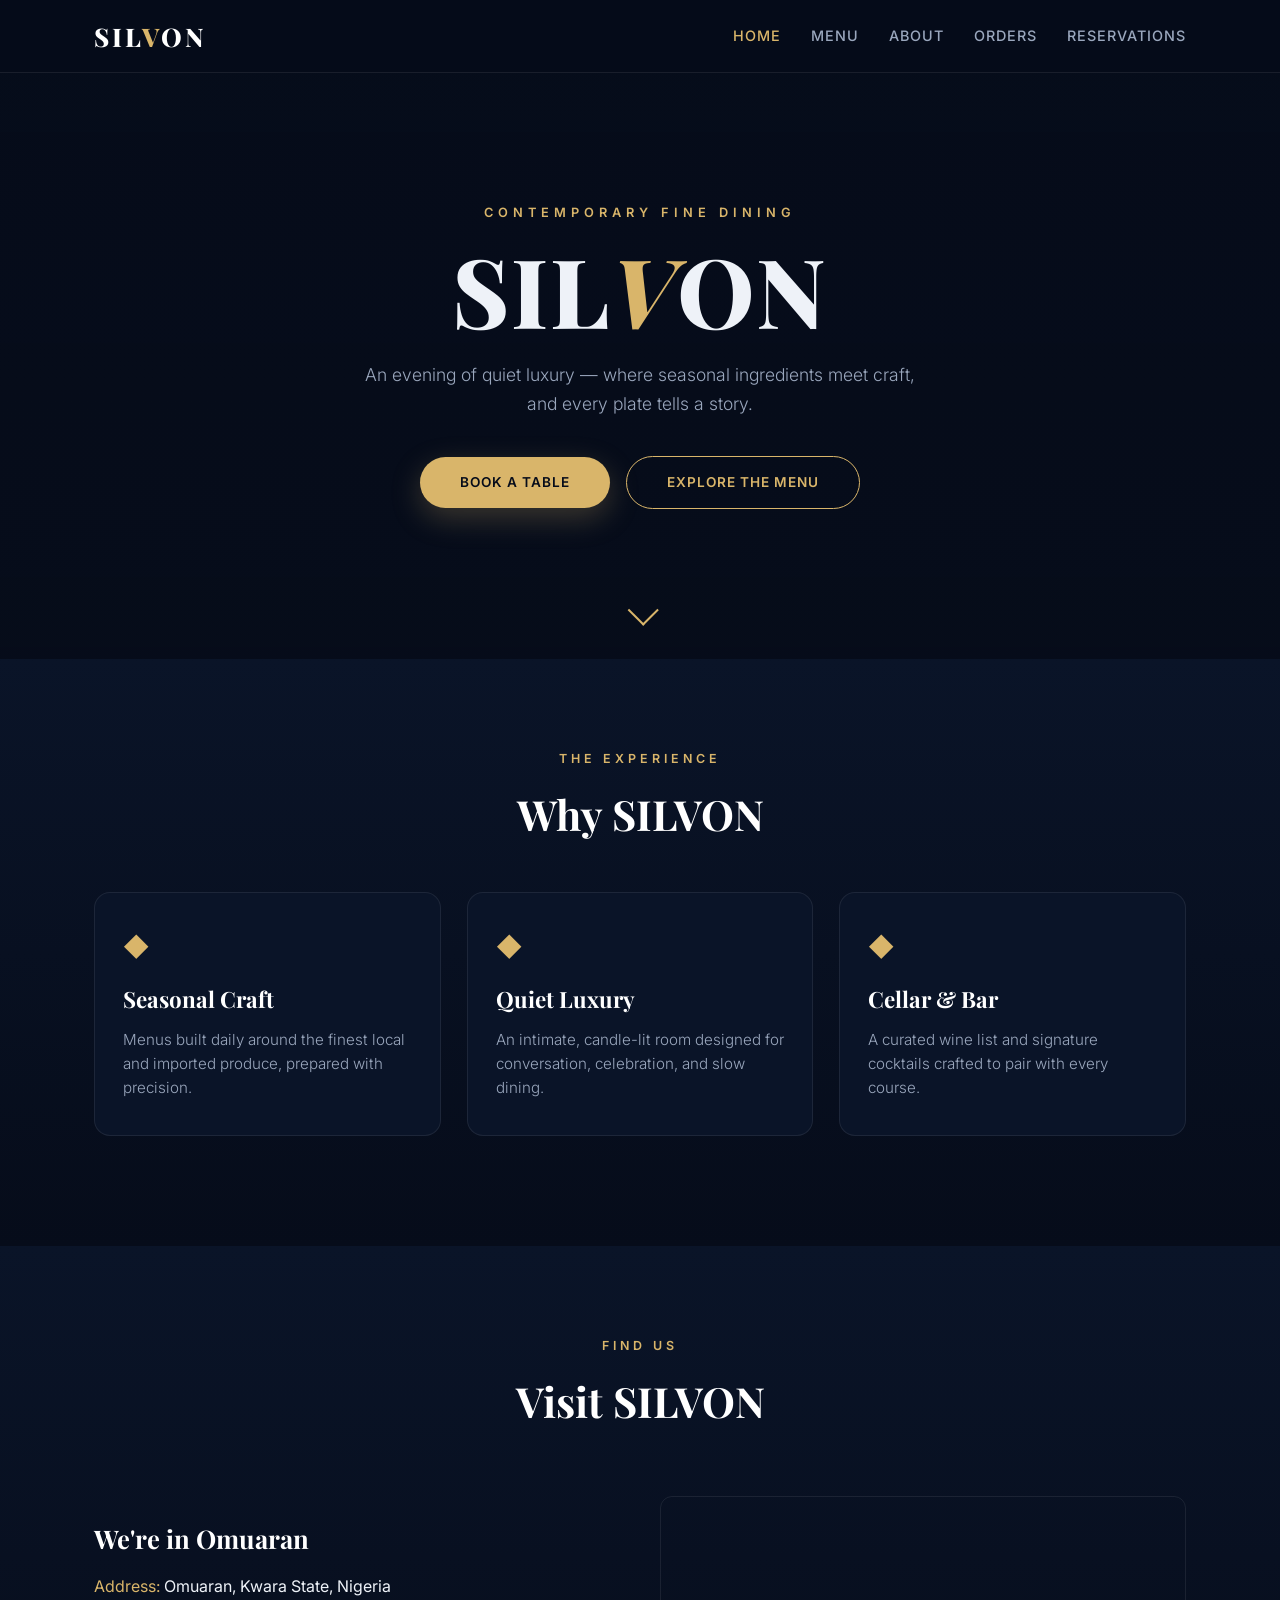
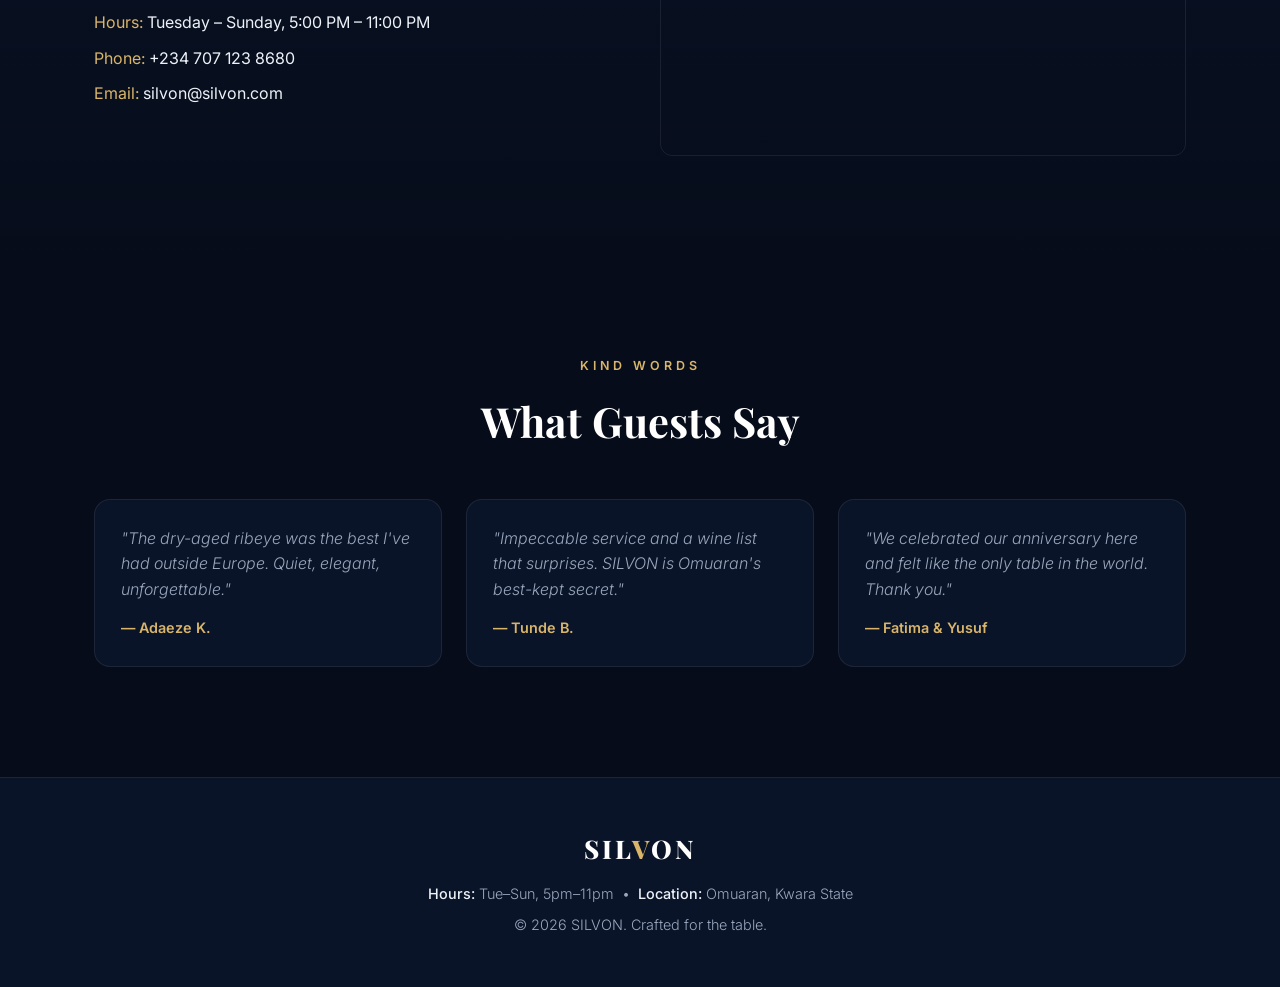
<file: index.html>
<!DOCTYPE html>
<html lang="en">
<head>
    <meta charset="UTF-8">
    <meta name="viewport" content="width=device-width, initial-scale=1.0">
    <title>SILVON — Fine Dining</title>
    <link rel="preconnect" href="https://fonts.googleapis.com">
    <link rel="preconnect" href="https://fonts.gstatic.com" crossorigin>
    <link href="https://fonts.googleapis.com/css2?family=Playfair+Display:wght@500;700;800&family=Inter:wght@300;400;500;600&display=swap" rel="stylesheet">
    <link rel="icon" href="data:image/svg+xml,%3Csvg xmlns='http://www.w3.org/2000/svg' viewBox='0 0 32 32'%3E%3Crect width='32' height='32' rx='6' fill='%23060c1a'/%3E%3Ctext x='16' y='23' font-family='serif' font-size='20' fill='%23d9b56a' text-anchor='middle'%3ES%3C/text%3E%3C/svg%3E">
    <meta name="description" content="SILVON — contemporary fine dining in Omuaran, Kwara State. Seasonal menus, curated wine, and an intimate room.">
    <link rel="stylesheet" href="styles.css">
</head>
<body>

    <header class="nav">
        <div class="wrap nav-inner">
            <input type="checkbox" id="navToggle" class="nav-toggle">
            <label for="navToggle" class="nav-toggle-label" aria-label="Toggle menu">&#9776;</label>
            <a class="brand" href="index.html">SIL<span>V</span>ON</a>
            <ul class="nav-links">
                <li><a href="index.html" class="active">Home</a></li>
                <li><a href="menu.html">Menu</a></li>
                <li><a href="about.html">About</a></li>
                <li><a href="orders.html">Orders</a></li>
                <li><a href="reservations.html">Reservations</a></li>
            </ul>
        </div>
    </header>

    <section class="hero">
        <div class="eyebrow">Contemporary Fine Dining</div>
        <h1>SIL<span class="accent">V</span>ON</h1>
        <p>An evening of quiet luxury — where seasonal ingredients meet craft, and every plate tells a story.</p>
        <a class="btn" href="reservations.html">Book a Table</a>
        <a class="btn ghost" href="menu.html">Explore the Menu</a>
        <div class="scroll-hint" aria-hidden="true"></div>
    </section>

    <section class="section alt">
        <div class="wrap">
            <div class="section-head">
                <div class="eyebrow">The Experience</div>
                <h2>Why SILVON</h2>
            </div>
            <div class="highlights">
                <div class="card">
                    <div class="ic">&#9670;</div>
                    <h3>Seasonal Craft</h3>
                    <p>Menus built daily around the finest local and imported produce, prepared with precision.</p>
                </div>
                <div class="card">
                    <div class="ic">&#9670;</div>
                    <h3>Quiet Luxury</h3>
                    <p>An intimate, candle-lit room designed for conversation, celebration, and slow dining.</p>
                </div>
                <div class="card">
                    <div class="ic">&#9670;</div>
                    <h3>Cellar &amp; Bar</h3>
                    <p>A curated wine list and signature cocktails crafted to pair with every course.</p>
                </div>
            </div>
        </div>
    </section>

    <section class="section alt">
        <div class="wrap">
            <div class="section-head">
                <div class="eyebrow">Find Us</div>
                <h2>Visit SILVON</h2>
            </div>
            <div class="visit-grid">
                <div class="visit-info">
                    <h3>We're in Omuaran</h3>
                    <p class="detail"><span>Address:</span> Omuaran, Kwara State, Nigeria</p>
                    <p class="detail"><span>Hours:</span> Tuesday – Sunday, 5:00 PM – 11:00 PM</p>
                    <p class="detail"><span>Phone:</span> +234 707 123 8680</p>
                    <p class="detail"><span>Email:</span> silvon@silvon.com</p>
                </div>
                <iframe class="map" src="https://maps.google.com/maps?q=Omuaran,%20Kwara%20State,%20Nigeria&output=embed" loading="lazy" referrerpolicy="no-referrer-when-downgrade" title="SILVON location map"></iframe>
            </div>
        </div>
    </section>

    <section class="section">
        <div class="wrap">
            <div class="section-head">
                <div class="eyebrow">Kind Words</div>
                <h2>What Guests Say</h2>
            </div>
            <div class="testi-grid">
                <div class="testi">
                    <p>"The dry-aged ribeye was the best I've had outside Europe. Quiet, elegant, unforgettable."</p>
                    <div class="who">— Adaeze K.</div>
                </div>
                <div class="testi">
                    <p>"Impeccable service and a wine list that surprises. SILVON is Omuaran's best-kept secret."</p>
                    <div class="who">— Tunde B.</div>
                </div>
                <div class="testi">
                    <p>"We celebrated our anniversary here and felt like the only table in the world. Thank you."</p>
                    <div class="who">— Fatima &amp; Yusuf</div>
                </div>
            </div>
        </div>
    </section>

    <footer>
        <div class="wrap">
            <a class="brand" href="index.html">SIL<span style="color:var(--gold)">V</span>ON</a>
            <p class="meta">
                <strong>Hours:</strong> Tue–Sun, 5pm–11pm &nbsp;•&nbsp;
                <strong>Location:</strong> Omuaran, Kwara State
            </p>

            <p class="meta" style="margin-top:8px;">&copy; 2026 SILVON. Crafted for the table.</p>
        </div>
    </footer>

</body>
</html>
</file>
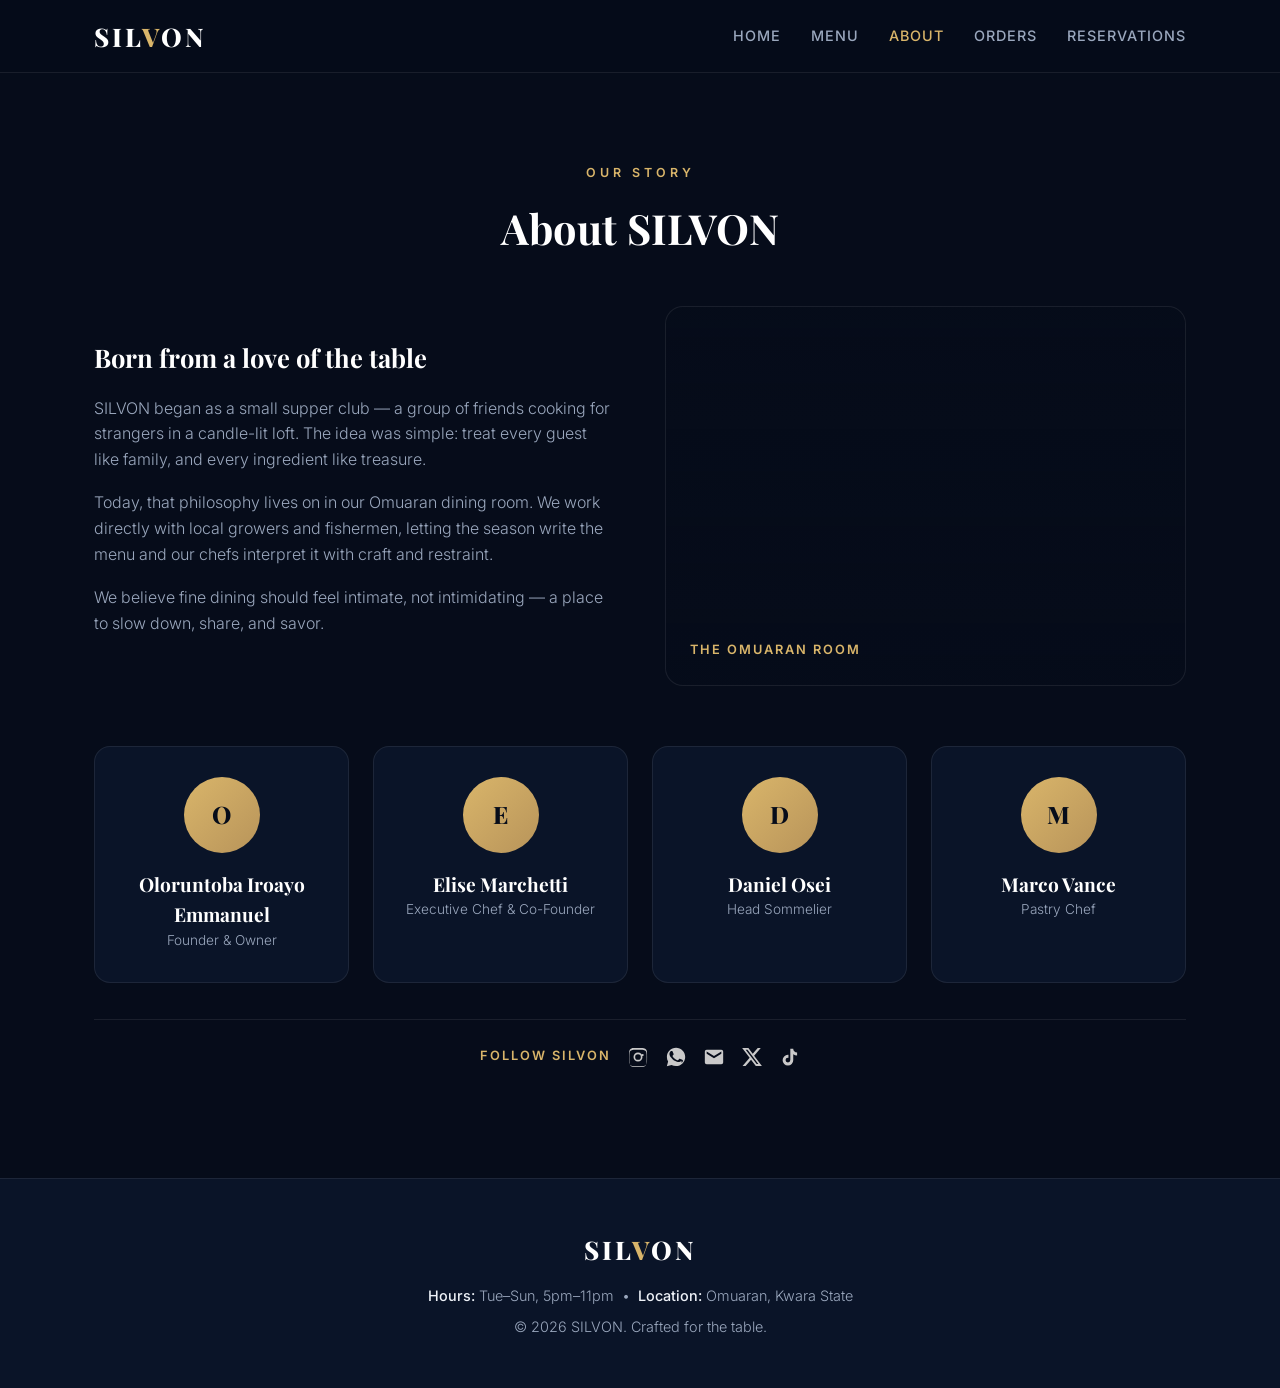
<file: about.html>
<!DOCTYPE html>
<html lang="en">
<head>
    <meta charset="UTF-8">
    <meta name="viewport" content="width=device-width, initial-scale=1.0">
    <title>SILVON — About</title>
    <link rel="preconnect" href="https://fonts.googleapis.com">
    <link rel="preconnect" href="https://fonts.gstatic.com" crossorigin>
    <link href="https://fonts.googleapis.com/css2?family=Playfair+Display:wght@500;700;800&family=Inter:wght@300;400;500;600&display=swap" rel="stylesheet">
    <link rel="icon" href="data:image/svg+xml,%3Csvg xmlns='http://www.w3.org/2000/svg' viewBox='0 0 32 32'%3E%3Crect width='32' height='32' rx='6' fill='%23060c1a'/%3E%3Ctext x='16' y='23' font-family='serif' font-size='20' fill='%23d9b56a' text-anchor='middle'%3ES%3C/text%3E%3C/svg%3E">
    <meta name="description" content="SILVON — our story, chef team, and dining room in Omuaran, Kwara State.">
    <link rel="stylesheet" href="styles.css">
</head>
<body>

    <header class="nav">
        <div class="wrap nav-inner">
            <input type="checkbox" id="navToggle" class="nav-toggle">
            <label for="navToggle" class="nav-toggle-label" aria-label="Toggle menu">&#9776;</label>
            <a class="brand" href="index.html">SIL<span>V</span>ON</a>
            <ul class="nav-links">
                <li><a href="index.html">Home</a></li>
                <li><a href="menu.html">Menu</a></li>
                <li><a href="about.html" class="active">About</a></li>
                <li><a href="orders.html">Orders</a></li>
                <li><a href="reservations.html">Reservations</a></li>
            </ul>
        </div>
    </header>

    <section class="section">
        <div class="wrap">
            <div class="section-head">
                <div class="eyebrow">Our Story</div>
                <h2>About SILVON</h2>
            </div>

            <div class="about-grid">
                <div class="about-text">
                    <h3>Born from a love of the table</h3>
                    <p>SILVON began as a small supper club — a group of friends cooking for strangers in a candle-lit loft. The idea was simple: treat every guest like family, and every ingredient like treasure.</p>
                    <p>Today, that philosophy lives on in our Omuaran dining room. We work directly with local growers and fishermen, letting the season write the menu and our chefs interpret it with craft and restraint.</p>
                    <p>We believe fine dining should feel intimate, not intimidating — a place to slow down, share, and savor.</p>
                </div>
                <div class="about-img">
                    <span class="chef-tag">The Omuaran Room</span>
                </div>
            </div>

            <div class="chef-row">
                <div class="chef">
                    <div class="avatar">O</div>
                    <h4>Oloruntoba Iroayo Emmanuel</h4>
                    <p>Founder &amp; Owner</p>
                </div>
                <div class="chef">
                    <div class="avatar">E</div>
                    <h4>Elise Marchetti</h4>
                    <p>Executive Chef &amp; Co-Founder</p>
                </div>
                <div class="chef">
                    <div class="avatar">D</div>
                    <h4>Daniel Osei</h4>
                    <p>Head Sommelier</p>
                </div>
                <div class="chef">
                    <div class="avatar">M</div>
                    <h4>Marco Vance</h4>
                    <p>Pastry Chef</p>
                </div>
            </div>

            <div class="about-social">
                <span class="follow-label">Follow SILVON</span>
                <div class="social">
                    <a href="#" title="Instagram" aria-label="Instagram"><svg viewBox="0 0 24 24" fill="currentColor"><path d="M12 2.2c3.2 0 3.6 0 4.9.1 1.2.1 1.8.3 2.2.4.6.2 1 .5 1.4.9.4.4.7.8.9 1.4.2.4.4 1 .4 2.2.1 1.3.1 1.7.1 4.9s0 3.6-.1 4.9c-.1 1.2-.3 1.8-.4 2.2-.2.6-.5 1-.9 1.4-.4.4-.8.7-1.4.9-.4.2-1 .4-2.2.4-1.3.1-1.7.1-4.9.1s-3.6 0-4.9-.1c-1.2-.1-1.8-.3-2.2-.4-.6-.2-1-.5-1.4-.9-.4-.4-.7-.8-.9-1.4-.2-.4-.4-1-.4-2.2C2.2 15.6 2.2 15.2 2.2 12s0-3.6.1-4.9c.1-1.2.3-1.8.4-2.2.2-.6.5-1 .9-1.4.4-.4.8-.7 1.4-.9.4-.2 1-.4 2.2-.4C8.4 2.2 8.8 2.2 12 2.2zm0 1.8c-3.1 0-3.5 0-4.7.1-1.1.1-1.7.2-2.1.4-.5.2-.9.4-1.3.8-.4.4-.6.8-.8 1.3-.2.4-.3 1-.4 2.1-.1 1.2-.1 1.6-.1 4.7s0 3.5.1 4.7c.1 1.1.2 1.7.4 2.1.2.5.4.9.8 1.3.4.4.8.6 1.3.8.4.2 1 .3 2.1.4 1.2.1 1.6.1 4.7.1s3.5 0 4.7-.1c1.1-.1 1.7-.2 2.1-.4.5-.2.9-.4 1.3-.8.4-.4.6-.8.8-1.3.2-.4.3-1 .4-2.1.1-1.2.1-1.6.1-4.7s0-3.5-.1-4.7c-.1-1.1-.2-1.7-.4-2.1-.2-.5-.4-.9-.8-1.3-.4-.4-.8-.6-1.3-.8-.4-.2-1-.3-2.1-.4-1.2-.1-1.6-.1-4.7-.1zm0 3.1a4.9 4.9 0 1 1 0 9.8 4.9 4.9 0 0 1 0-9.8zm0 1.8a3.1 3.1 0 1 0 0 6.2 3.1 3.1 0 0 0 0-6.2zm5.1-.3a1.15 1.15 0 1 1 0 2.3 1.15 1.15 0 0 1 0-2.3z"/></svg></a>
                    <a href="https://wa.me/2347071238680" target="_blank" rel="noopener" title="WhatsApp" aria-label="WhatsApp"><svg viewBox="0 0 24 24" fill="currentColor"><path d="M12.04 2c-5.5 0-9.98 4.48-9.98 9.98 0 1.77.46 3.49 1.34 5.01L2 22l5.13-1.34a9.94 9.94 0 0 0 4.91 1.25h.01c5.5 0 9.98-4.48 9.98-9.98S17.54 2 12.04 2zm5.8 14.15c-.24.68-1.42 1.31-2.06 1.36-.55.05-1.25.25-3.98-.83-3.33-1.29-5.45-4.45-5.61-4.66-.16-.21-1.33-1.77-1.33-3.38 0-1.6.84-2.39 1.14-2.72.3-.33.66-.41.88-.41.22 0 .44 0 .63.01.2.01.48-.01.75.57.31.66.98 2.28 1.07 2.45.09.17.15.37.03.6-.12.23-.18.38-.36.58-.18.21-.37.46-.53.62-.18.18-.36.37-.16.72.2.35.97 1.6 2.09 2.59 1.44 1.27 2.65 1.66 3.03 1.84.38.18.6.15.82-.09.22-.24.92-.99 1.17-1.33.24-.34.49-.28.83-.17.34.11 2.16.97 2.53 1.15.37.18.62.27.71.42.09.14.09.83-.15 1.51-.24.68-.98 1.31-1.22 1.36z"/></svg></a>
                    <a href="https://mail.google.com/mail/?view=cm&amp;to=Iroayoemmanuel@gmail.com" title="Email" aria-label="Email"><svg viewBox="0 0 24 24" fill="currentColor"><path d="M20 4H4a2 2 0 0 0-2 2v12a2 2 0 0 0 2 2h16a2 2 0 0 0 2-2V6a2 2 0 0 0-2-2zm0 4.4-8 5-8-5V6l8 5 8-5z"/></svg></a>
                    <a href="#" title="X" aria-label="X"><svg viewBox="0 0 24 24" fill="currentColor"><path d="M18.244 2.25h3.308l-7.227 8.26 8.502 11.24h-6.66l-5.214-6.817L4.99 21.75H1.68l7.73-8.835L1.254 2.25H8.08l4.713 6.231zm-1.161 17.52h1.833L7.084 4.126H5.117z"/></svg></a>
                    <a href="https://www.tiktok.com/@silverstone3558" target="_blank" rel="noopener" title="TikTok" aria-label="TikTok"><svg viewBox="0 0 24 24" fill="currentColor"><path d="M16.6 5.82a4.28 4.28 0 0 1-1.06-2.82h-3.2v12.4a2.6 2.6 0 0 1-2.6 2.6 2.6 2.6 0 0 1-2.6-2.6 2.6 2.6 0 0 1 2.6-2.6c.2 0 .4.02.58.06v-3.2a5.8 5.8 0 0 0-.58-.03 5.8 5.8 0 0 0 0 11.6 5.8 5.8 0 0 0 5.8-5.8V9.05a7.2 7.2 0 0 0 4.2 1.33V7.18a4.28 4.28 0 0 1-3.14-1.36z"/></svg></a>
                </div>
            </div>

        </div>
    </section>
    <footer>
        <div class="wrap">
            <a class="brand" href="index.html">SIL<span style="color:var(--gold)">V</span>ON</a>
            <p class="meta">
                <strong>Hours:</strong> Tue–Sun, 5pm–11pm &nbsp;•&nbsp;
                <strong>Location:</strong> Omuaran, Kwara State
            </p>

            <p class="meta" style="margin-top:8px;">&copy; 2026 SILVON. Crafted for the table.</p>
        </div>
    </footer>

</body>
</html>
</file>
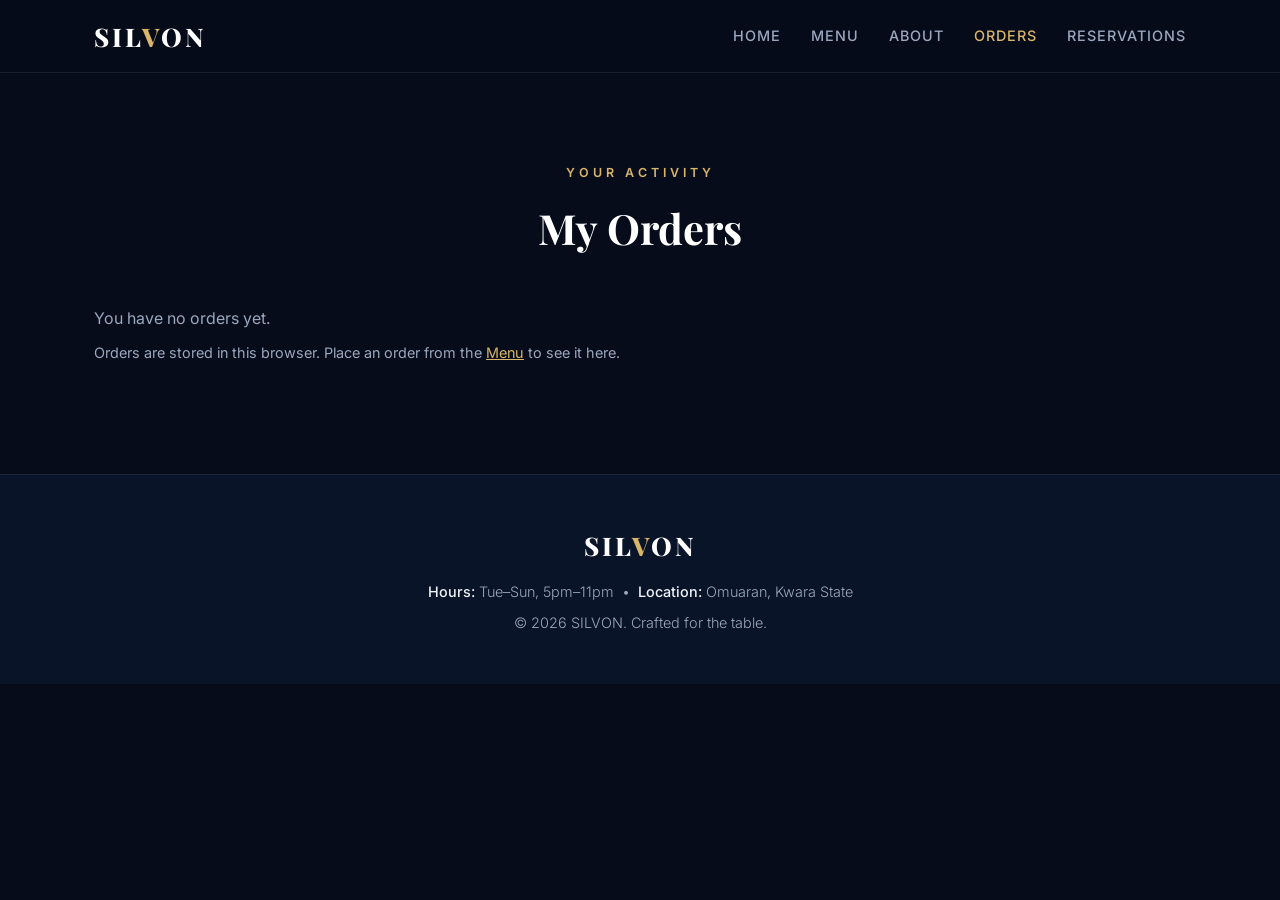
<file: orders.html>
<!DOCTYPE html>
<html lang="en">
<head>
    <meta charset="UTF-8">
    <meta name="viewport" content="width=device-width, initial-scale=1.0">
    <title>SILVON — My Orders</title>
    <link rel="preconnect" href="https://fonts.googleapis.com">
    <link rel="preconnect" href="https://fonts.gstatic.com" crossorigin>
    <link href="https://fonts.googleapis.com/css2?family=Playfair+Display:wght@500;700;800&family=Inter:wght@300;400;500;600&display=swap" rel="stylesheet">
    <link rel="icon" href="data:image/svg+xml,%3Csvg xmlns='http://www.w3.org/2000/svg' viewBox='0 0 32 32'%3E%3Crect width='32' height='32' rx='6' fill='%23060c1a'/%3E%3Ctext x='16' y='23' font-family='serif' font-size='20' fill='%23d9b56a' text-anchor='middle'%3ES%3C/text%3E%3C/svg%3E">
    <meta name="description" content="View your SILVON orders and their status.">
    <link rel="stylesheet" href="styles.css">
</head>
<body>

    <header class="nav">
        <div class="wrap nav-inner">
            <input type="checkbox" id="navToggle" class="nav-toggle">
            <label for="navToggle" class="nav-toggle-label" aria-label="Toggle menu">&#9776;</label>
            <a class="brand" href="index.html">SIL<span>V</span>ON</a>
            <ul class="nav-links">
                <li><a href="index.html">Home</a></li>
                <li><a href="menu.html">Menu</a></li>
                <li><a href="about.html">About</a></li>
                <li><a href="orders.html" class="active">Orders</a></li>
                <li><a href="reservations.html">Reservations</a></li>
            </ul>
        </div>
    </header>

    <section class="section">
        <div class="wrap">
            <div class="section-head">
                <div class="eyebrow">Your Activity</div>
                <h2>My Orders</h2>
            </div>
            <div id="ordersList"></div>
            <p class="orders-note">Orders are stored in this browser. Place an order from the <a href="menu.html" style="color:var(--gold)">Menu</a> to see it here.</p>
        </div>
    </section>

    <footer>
        <div class="wrap">
            <a class="brand" href="index.html">SIL<span style="color:var(--gold)">V</span>ON</a>
            <p class="meta">
                <strong>Hours:</strong> Tue–Sun, 5pm–11pm &nbsp;•&nbsp;
                <strong>Location:</strong> Omuaran, Kwara State
            </p>

            <p class="meta" style="margin-top:8px;">&copy; 2026 SILVON. Crafted for the table.</p>
        </div>
    </footer>

    <script>
        const listEl = document.getElementById('ordersList');
        const ORDERS_KEY = 'silvon_orders';

        function money(n) {
            return '$' + n.toLocaleString('en-US', { minimumFractionDigits: 2, maximumFractionDigits: 2 });
        }
        function escapeHtml(str) {
            return String(str).replace(/[&<>"']/g, function (c) {
                return { '&': '&amp;', '<': '&lt;', '>': '&gt;', '"': '&quot;', "'": '&#39;' }[c];
            });
        }
        function fmtDate(iso) {
            try { return new Date(iso).toLocaleString(); } catch (e) { return ''; }
        }

        let orders = [];
        try { orders = JSON.parse(localStorage.getItem(ORDERS_KEY)) || []; } catch (e) {}

        if (orders.length === 0) {
            listEl.innerHTML = '<p class="order-empty">You have no orders yet.</p>';
        } else {
            listEl.innerHTML = orders.slice().reverse().map(function (o) {
                const items = o.items.map(function (i) {
                    return '<div class="order-item"><span>' + escapeHtml(i.name) + ' × ' + i.qty + '</span><span>' + money(i.price * i.qty) + '</span></div>';
                }).join('');
                return '<div class="order-card">' +
                    '<h3>Order <span class="order-no">' + escapeHtml(o.orderNo) + '</span></h3>' +
                    '<div class="order-meta">' + escapeHtml(o.name) + ' • ' + escapeHtml(o.phone) + '<br>' + fmtDate(o.created) + '</div>' +
                    items +
                    '<div class="order-total"><span>Total</span><span class="amt">' + money(o.total) + '</span></div>' +
                '</div>';
            }).join('');
        }
    </script>

</body>
</html>
</file>
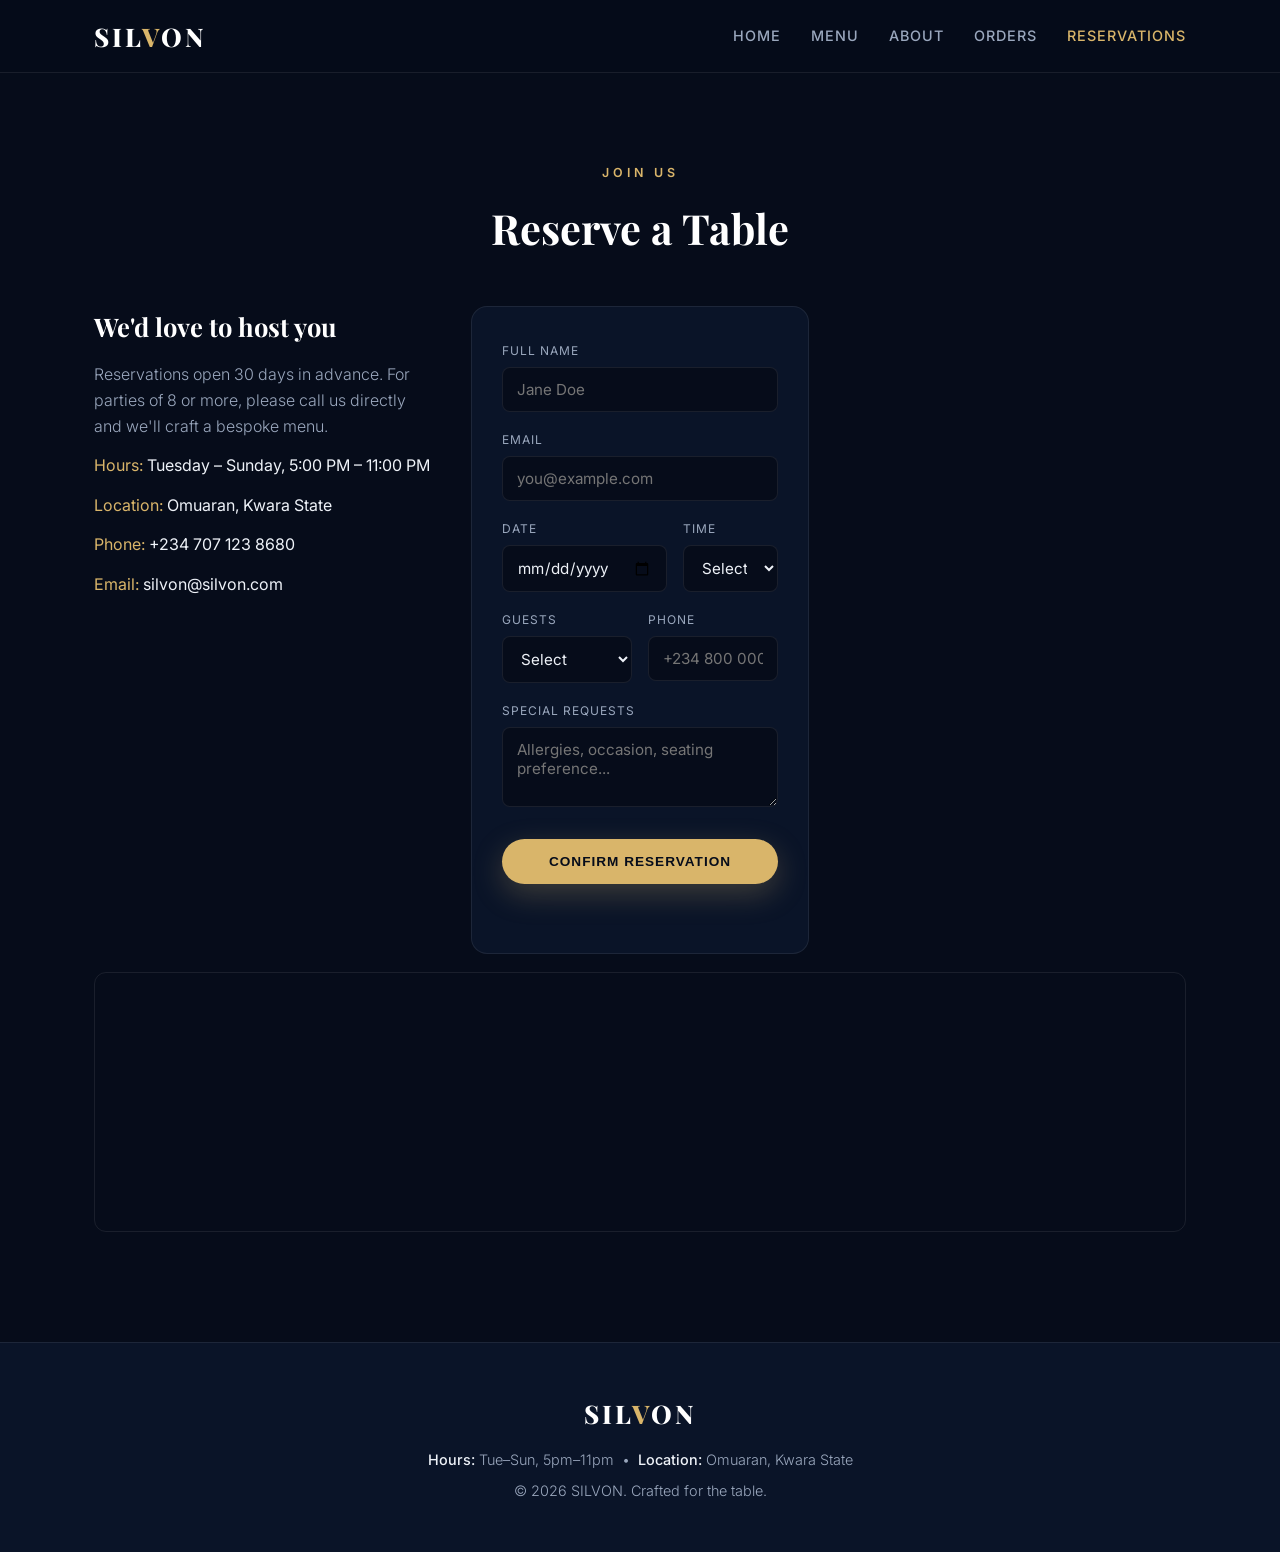
<file: reservations.html>
<!DOCTYPE html>
<html lang="en">
<head>
    <meta charset="UTF-8">
    <meta name="viewport" content="width=device-width, initial-scale=1.0">
    <title>SILVON — Reservations</title>
    <link rel="preconnect" href="https://fonts.googleapis.com">
    <link rel="preconnect" href="https://fonts.gstatic.com" crossorigin>
    <link href="https://fonts.googleapis.com/css2?family=Playfair+Display:wght@500;700;800&family=Inter:wght@300;400;500;600&display=swap" rel="stylesheet">
    <link rel="icon" href="data:image/svg+xml,%3Csvg xmlns='http://www.w3.org/2000/svg' viewBox='0 0 32 32'%3E%3Crect width='32' height='32' rx='6' fill='%23060c1a'/%3E%3Ctext x='16' y='23' font-family='serif' font-size='20' fill='%23d9b56a' text-anchor='middle'%3ES%3C/text%3E%3C/svg%3E">
    <meta name="description" content="SILVON — reserve a table or place an order. Located in Omuaran, Kwara State.">
    <link rel="stylesheet" href="styles.css">
</head>
<body>

    <header class="nav">
        <div class="wrap nav-inner">
            <input type="checkbox" id="navToggle" class="nav-toggle">
            <label for="navToggle" class="nav-toggle-label" aria-label="Toggle menu">&#9776;</label>
            <a class="brand" href="index.html">SIL<span>V</span>ON</a>
            <ul class="nav-links">
                <li><a href="index.html">Home</a></li>
                <li><a href="menu.html">Menu</a></li>
                <li><a href="about.html">About</a></li>
                <li><a href="orders.html">Orders</a></li>
                <li><a href="reservations.html" class="active">Reservations</a></li>
            </ul>
        </div>
    </header>

    <section class="section">
        <div class="wrap">
            <div class="section-head">
                <div class="eyebrow">Join Us</div>
                <h2>Reserve a Table</h2>
            </div>

            <div class="res-grid">
                <div class="res-info">
                    <h3>We'd love to host you</h3>
                    <p>Reservations open 30 days in advance. For parties of 8 or more, please call us directly and we'll craft a bespoke menu.</p>
                    <p class="detail"><span>Hours:</span> Tuesday – Sunday, 5:00 PM – 11:00 PM</p>
                    <p class="detail"><span>Location:</span> Omuaran, Kwara State</p>
                    <p class="detail"><span>Phone:</span> +234 707 123 8680</p>
                    <p class="detail"><span>Email:</span> silvon@silvon.com</p>
                </div>

                <form class="res-form" id="resForm" novalidate>
                    <div class="field">
                        <label for="name">Full Name</label>
                        <input type="text" id="name" placeholder="Jane Doe" required>
                    </div>
                    <div class="field">
                        <label for="email">Email</label>
                        <input type="email" id="email" placeholder="you@example.com" required>
                    </div>
                    <div class="two-col">
                        <div class="field">
                            <label for="date">Date</label>
                            <input type="date" id="date" required>
                        </div>
                        <div class="field">
                            <label for="time">Time</label>
                            <select id="time" required>
                                <option value="">Select</option>
                                <option>5:00 PM</option>
                                <option>5:30 PM</option>
                                <option>6:00 PM</option>
                                <option>6:30 PM</option>
                                <option>7:00 PM</option>
                                <option>7:30 PM</option>
                                <option>8:00 PM</option>
                                <option>8:30 PM</option>
                                <option>9:00 PM</option>
                            </select>
                        </div>
                    </div>
                    <div class="two-col">
                        <div class="field">
                            <label for="guests">Guests</label>
                            <select id="guests" required>
                                <option value="">Select</option>
                                <option>1</option><option>2</option><option>3</option>
                                <option>4</option><option>5</option><option>6</option>
                                <option>7</option><option>8+</option>
                            </select>
                        </div>
                        <div class="field">
                            <label for="phone">Phone</label>
                            <input type="tel" id="phone" placeholder="+234 800 000 0000">
                        </div>
                    </div>
                    <div class="field">
                        <label for="notes">Special Requests</label>
                        <textarea id="notes" placeholder="Allergies, occasion, seating preference..."></textarea>
                    </div>
                    <button type="submit" class="btn">Confirm Reservation</button>
                    <div class="res-msg" id="resMsg"></div>
                </form>
            </div>

            <div class="res-map">
                <iframe class="map" src="https://maps.google.com/maps?q=Omuaran,%20Kwara%20State,%20Nigeria&output=embed" loading="lazy" referrerpolicy="no-referrer-when-downgrade" title="SILVON location map"></iframe>
            </div>
        </div>
    </section>

    <footer>
        <div class="wrap">
            <a class="brand" href="index.html">SIL<span style="color:var(--gold)">V</span>ON</a>
            <p class="meta">
                <strong>Hours:</strong> Tue–Sun, 5pm–11pm &nbsp;•&nbsp;
                <strong>Location:</strong> Omuaran, Kwara State
            </p>

            <p class="meta" style="margin-top:8px;">&copy; 2026 SILVON. Crafted for the table.</p>
        </div>
    </footer>

    <script>
        const form = document.getElementById('resForm');
        const msg = document.getElementById('resMsg');
        const STORE_KEY = 'silvon_reservations';

        form.addEventListener('submit', function (e) {
            e.preventDefault();
            const data = {
                name: document.getElementById('name').value.trim(),
                email: document.getElementById('email').value.trim(),
                date: document.getElementById('date').value,
                time: document.getElementById('time').value,
                guests: document.getElementById('guests').value,
                phone: document.getElementById('phone').value.trim(),
                notes: document.getElementById('notes').value.trim(),
                created: new Date().toISOString()
            };

            if (!data.name || !data.email || !data.date || !data.time || !data.guests) {
                msg.textContent = 'Please complete all required fields.';
                msg.className = 'res-msg err';
                return;
            }

            let list = [];
            try { list = JSON.parse(localStorage.getItem(STORE_KEY)) || []; } catch (err) {}
            list.push(data);
            localStorage.setItem(STORE_KEY, JSON.stringify(list));

            msg.textContent = 'Thank you, ' + data.name + '! Your table for ' + data.guests +
                ' on ' + data.date + ' at ' + data.time + ' is confirmed.';
            msg.className = 'res-msg ok';
            form.reset();
        });
    </script>
</body>
</html>
</file>
<file: styles.css>
:root {
    --navy-900: #060c1a;
    --navy-800: #0a1428;
    --navy-700: #0f1d3a;
    --navy-600: #15264a;
    --line: rgba(255, 255, 255, 0.08);
    --gold: #d9b56a;
    --gold-soft: rgba(217, 181, 106, 0.15);
    --text: #eef2f8;
    --muted: #9aa7bd;
}

* { margin: 0; padding: 0; box-sizing: border-box; }

html { scroll-behavior: smooth; }

body {
    font-family: 'Inter', sans-serif;
    background-color: var(--navy-900);
    color: var(--text);
    line-height: 1.6;
    overflow-x: hidden;
}

.wrap { max-width: 1140px; margin: 0 auto; padding: 0 24px; }

a { color: inherit; }

/* ---------- Nav ---------- */
header.nav {
    position: sticky;
    top: 0;
    z-index: 50;
    background: rgba(6, 12, 26, 0.85);
    backdrop-filter: blur(10px);
    border-bottom: 1px solid var(--line);
}
.nav-inner {
    display: flex;
    align-items: center;
    justify-content: space-between;
    height: 72px;
}
.brand {
    font-family: 'Playfair Display', serif;
    font-weight: 800;
    font-size: 1.6rem;
    letter-spacing: 3px;
    color: #fff;
    text-decoration: none;
}
.brand span { color: var(--gold); }
.nav-links { display: flex; gap: 30px; list-style: none; }
.nav-links a {
    color: var(--muted);
    text-decoration: none;
    font-size: 0.9rem;
    font-weight: 500;
    letter-spacing: 1px;
    text-transform: uppercase;
    transition: color 0.2s ease;
}
.nav-links a:hover { color: var(--gold); }
.nav-links a.active { color: var(--gold); }

/* ---------- Hero ---------- */
.hero {
    position: relative;
    text-align: center;
    padding: 130px 24px 150px;
    background:
        linear-gradient(rgba(6,12,26,0.78), rgba(6,12,26,0.88)),
        url('https://loremflickr.com/1600/900/restaurant,fine,dining?lock=7') center / cover no-repeat;
    overflow: hidden;
}
.hero .eyebrow {
    color: var(--gold);
    letter-spacing: 5px;
    text-transform: uppercase;
    font-size: 0.8rem;
    font-weight: 600;
    margin-bottom: 18px;
}
.hero h1 {
    font-family: 'Playfair Display', serif;
    font-weight: 800;
    font-size: clamp(3rem, 9vw, 6rem);
    line-height: 1.02;
    letter-spacing: 2px;
    margin-bottom: 22px;
}
.hero h1 .accent { color: var(--gold); font-style: italic; }
.hero p {
    max-width: 560px;
    margin: 0 auto 38px;
    color: var(--muted);
    font-size: 1.1rem;
    font-weight: 300;
}
.btn {
    display: inline-block;
    padding: 15px 40px;
    background: var(--gold);
    color: var(--navy-900);
    font-weight: 600;
    letter-spacing: 1px;
    text-decoration: none;
    text-transform: uppercase;
    font-size: 0.85rem;
    border: none;
    border-radius: 999px;
    cursor: pointer;
    transition: transform 0.2s ease, box-shadow 0.2s ease;
    box-shadow: 0 10px 30px rgba(217, 181, 106, 0.25);
}
.btn:hover { transform: translateY(-3px); box-shadow: 0 16px 40px rgba(217, 181, 106, 0.4); }
.btn.ghost {
    background: transparent;
    color: var(--gold);
    border: 1px solid var(--gold);
    box-shadow: none;
    margin-left: 12px;
}
.btn.ghost:hover { background: var(--gold-soft); }

.scroll-hint {
    position: absolute;
    bottom: 30px;
    left: 50%;
    transform: translateX(-50%);
    width: 22px; height: 22px;
    border-right: 2px solid var(--gold);
    border-bottom: 2px solid var(--gold);
    rotate: 45deg;
    animation: bounce 1.8s infinite;
}
@keyframes bounce {
    0%, 100% { transform: translateX(-50%) translateY(0); }
    50% { transform: translateX(-50%) translateY(10px); }
}

/* ---------- Generic section ---------- */
.section { padding: 90px 0 110px; }
.section.alt { background: linear-gradient(180deg, var(--navy-800), var(--navy-900)); }
.section-head { text-align: center; margin-bottom: 44px; }
.section-head .eyebrow {
    color: var(--gold);
    letter-spacing: 4px; text-transform: uppercase;
    font-size: 0.78rem; font-weight: 600; margin-bottom: 12px;
}
.section-head h2 {
    font-family: 'Playfair Display', serif;
    font-weight: 700; font-size: 2.6rem; color: #fff;
}

/* ---------- Highlights (home) ---------- */
.highlights {
    display: grid;
    grid-template-columns: repeat(3, 1fr);
    gap: 26px;
}
.card {
    background: var(--navy-800);
    border: 1px solid var(--line);
    border-radius: 16px;
    padding: 34px 28px;
    transition: transform 0.25s ease, border-color 0.25s ease;
}
.card:hover { transform: translateY(-6px); border-color: var(--gold); }
.card h3 {
    font-family: 'Playfair Display', serif;
    font-size: 1.4rem; color: #fff; margin-bottom: 10px;
}
.card p { color: var(--muted); font-size: 0.95rem; font-weight: 300; }
.card .ic { color: var(--gold); font-size: 1.6rem; margin-bottom: 14px; }

/* ---------- Menu ---------- */
.filters {
    display: flex; flex-wrap: wrap; gap: 12px; justify-content: center;
    margin-bottom: 50px;
}
.filter-btn {
    padding: 10px 24px;
    background: transparent;
    border: 1px solid var(--line);
    color: var(--muted);
    border-radius: 999px;
    font-size: 0.82rem;
    font-weight: 500;
    letter-spacing: 1px;
    text-transform: uppercase;
    cursor: pointer;
    transition: all 0.2s ease;
}
.filter-btn:hover { color: #fff; border-color: var(--gold); }
.filter-btn.active {
    background: var(--gold); color: var(--navy-900);
    border-color: var(--gold); font-weight: 600;
}
.menu-grid {
    display: grid;
    grid-template-columns: repeat(2, 1fr);
    gap: 28px 50px;
}
.dish {
    display: flex;
    align-items: center;
    justify-content: space-between;
    gap: 18px;
    padding-bottom: 18px;
    border-bottom: 1px dashed var(--line);
}
.dish.hide { display: none; }
.dish-img {
    width: 76px;
    height: 76px;
    border-radius: 12px;
    object-fit: cover;
    flex-shrink: 0;
    border: 1px solid var(--line);
    background: var(--navy-700);
}
.dish-info { flex: 1; }
.dish-info h3 {
    font-family: 'Playfair Display', serif;
    font-weight: 700; font-size: 1.25rem; color: #fff; margin-bottom: 6px;
}
.dish-info p { color: var(--muted); font-size: 0.92rem; font-weight: 300; }
.dish-price {
    font-family: 'Playfair Display', serif;
    font-weight: 700; font-size: 1.2rem; color: var(--gold); white-space: nowrap;
}
.stars {
    display: inline-flex;
    gap: 3px;
    margin-top: 8px;
}
.stars .star {
    font-size: 1rem;
    line-height: 1;
    color: var(--navy-600);
    cursor: pointer;
    transition: color 0.15s ease, transform 0.15s ease;
}
.stars .star:hover { transform: scale(1.15); }
.stars .star.filled { color: var(--gold); }

/* ---------- About ---------- */
.about-grid {
    display: grid;
    grid-template-columns: 1fr 1fr;
    gap: 50px;
    align-items: center;
}
.about-text p { color: var(--muted); font-weight: 300; margin-bottom: 18px; }
.about-text h3 {
    font-family: 'Playfair Display', serif;
    color: #fff; font-size: 1.6rem; margin-bottom: 18px;
}
.about-img {
    height: 380px;
    border-radius: 18px;
    border: 1px solid var(--line);
    background:
        linear-gradient(rgba(6,12,26,0.4), rgba(6,12,26,0.72)),
        url('https://loremflickr.com/800/600/chef,kitchen?lock=12') center / cover no-repeat;
    display: flex; align-items: flex-end; padding: 24px;
}
.about-img .chef-tag {
    color: var(--gold); font-weight: 600; letter-spacing: 2px;
    text-transform: uppercase; font-size: 0.8rem;
}
.chef-row {
    display: grid; grid-template-columns: repeat(4, 1fr); gap: 24px; margin-top: 60px;
}
.chef {
    text-align: center;
    background: var(--navy-800);
    border: 1px solid var(--line);
    border-radius: 16px;
    padding: 30px 20px;
}
.chef .avatar {
    width: 76px; height: 76px; border-radius: 50%;
    margin: 0 auto 16px;
    background: linear-gradient(135deg, var(--gold), #b8945a);
    display: flex; align-items: center; justify-content: center;
    font-family: 'Playfair Display', serif; font-weight: 800; color: var(--navy-900); font-size: 1.5rem;
}
.chef h4 { font-family: 'Playfair Display', serif; color: #fff; font-size: 1.2rem; }
.chef p { color: var(--muted); font-size: 0.85rem; font-weight: 300; }

/* ---------- Reservations ---------- */
.res-grid {
    display: grid;
    grid-template-columns: 1fr 1fr 1fr;
    gap: 40px;
    align-items: start;
}
@media (max-width: 1024px) {
    .res-grid { grid-template-columns: 1fr; }
}
.res-info h3 {
    font-family: 'Playfair Display', serif; color: #fff; font-size: 1.6rem; margin-bottom: 16px;
}
.res-info p { color: var(--muted); font-weight: 300; margin-bottom: 14px; }
.res-info .detail { color: var(--text); font-weight: 400; }
.res-info .detail span { color: var(--gold); }

.res-form {
    background: var(--navy-800);
    border: 1px solid var(--line);
    border-radius: 16px;
    padding: 34px 30px;
}
.field { margin-bottom: 18px; }
.field label {
    display: block; font-size: 0.75rem; color: var(--muted);
    text-transform: uppercase; letter-spacing: 1px; margin-bottom: 7px;
}
.field input, .field select, .field textarea {
    width: 100%;
    background: var(--navy-900);
    border: 1px solid var(--line);
    border-radius: 8px;
    padding: 12px 14px;
    color: var(--text);
    font-size: 0.95rem;
    font-family: inherit;
    outline: none;
    transition: border-color 0.2s ease;
}
.field input:focus, .field select:focus, .field textarea:focus { border-color: var(--gold); }
.field textarea { resize: vertical; min-height: 80px; }
.two-col { display: grid; grid-template-columns: 1fr 1fr; gap: 16px; }
.res-form .btn { width: 100%; margin-top: 6px; }
.res-msg { margin-top: 16px; font-size: 0.9rem; font-weight: 500; min-height: 1.2rem; }
.res-msg.ok { color: var(--gold); }
.res-msg.err { color: #ff5a7a; }

/* ---------- Footer ---------- */
footer {
    background: var(--navy-800);
    border-top: 1px solid var(--line);
    padding: 50px 24px;
    text-align: center;
}
footer .brand { margin-bottom: 14px; display: inline-block; }
footer .meta { color: var(--muted); font-size: 0.9rem; font-weight: 300; }
footer .meta strong { color: var(--text); font-weight: 500; }

/* ---------- Responsive ---------- */
@media (max-width: 880px) {
    .highlights, .about-grid, .res-grid, .chef-row, .menu-grid, .visit-grid { grid-template-columns: 1fr; }
    .about-img { height: 260px; }
}
@media (max-width: 760px) {
    .nav-toggle-label { display: block; }
    .nav-links {
        display: none;
        position: absolute;
        top: 72px; left: 0; right: 0;
        flex-direction: column;
        gap: 0;
        background: rgba(6,12,26,0.97);
        padding: 10px 0;
        border-bottom: 1px solid var(--line);
    }
    .nav-links li { width: 100%; }
    .nav-links a { display: block; padding: 14px 24px; }
    .nav-toggle:checked ~ .nav-links { display: flex; }
    .hero { padding-top: 90px; }
}

/* ---------- Order / Cart ---------- */
.add-btn {
    padding: 9px 16px;
    background: var(--gold);
    color: var(--navy-900);
    border: none;
    border-radius: 999px;
    font-weight: 700;
    font-size: 0.8rem;
    letter-spacing: 0.5px;
    cursor: pointer;
    white-space: nowrap;
    transition: transform 0.2s ease, box-shadow 0.2s ease;
}
.add-btn:hover { transform: translateY(-2px); box-shadow: 0 8px 20px rgba(217,181,106,0.3); }

.cart-toggle {
    position: fixed;
    bottom: 24px;
    right: 24px;
    z-index: 60;
    display: flex;
    align-items: center;
    gap: 10px;
    padding: 14px 22px;
    background: var(--gold);
    color: var(--navy-900);
    border: none;
    border-radius: 999px;
    font-weight: 700;
    font-size: 0.9rem;
    cursor: pointer;
    box-shadow: 0 12px 30px rgba(217,181,106,0.35);
}
.cart-toggle:hover { transform: translateY(-2px); }
.cart-toggle .badge {
    background: var(--navy-900);
    color: var(--gold);
    border-radius: 999px;
    min-width: 22px;
    height: 22px;
    padding: 0 6px;
    display: inline-flex;
    align-items: center;
    justify-content: center;
    font-size: 0.8rem;
}

.cart-panel {
    position: fixed;
    bottom: 90px;
    right: 24px;
    z-index: 60;
    width: 360px;
    max-width: calc(100vw - 48px);
    max-height: 75vh;
    overflow-y: auto;
    background: var(--navy-800);
    border: 1px solid var(--line);
    border-radius: 16px;
    padding: 22px;
    display: none;
    box-shadow: 0 20px 50px rgba(0,0,0,0.5);
}
.cart-panel.open { display: block; }
.cart-panel h3 {
    font-family: 'Playfair Display', serif;
    color: #fff;
    font-size: 1.3rem;
    margin-bottom: 14px;
}
.cart-empty { color: var(--muted); font-size: 0.9rem; }
.cart-item {
    display: flex;
    align-items: center;
    justify-content: space-between;
    gap: 10px;
    padding: 12px 0;
    border-bottom: 1px dashed var(--line);
}
.cart-item .ci-name { color: var(--text); font-size: 0.9rem; font-weight: 500; }
.cart-item .ci-price { color: var(--gold); font-size: 0.85rem; white-space: nowrap; }
.qty { display: flex; align-items: center; gap: 8px; margin-top: 4px; }
.qty button {
    width: 26px; height: 26px;
    border-radius: 6px;
    border: 1px solid var(--line);
    background: var(--navy-900);
    color: var(--gold);
    font-weight: 700;
    cursor: pointer;
}
.qty span { color: var(--text); min-width: 18px; text-align: center; }
.cart-total {
    display: flex;
    justify-content: space-between;
    margin-top: 16px;
    padding-top: 14px;
    border-top: 1px solid var(--line);
    color: #fff;
    font-weight: 700;
}
.cart-total .amt { color: var(--gold); }
.cart-panel .btn { width: 100%; margin-top: 16px; text-align: center; }
.order-form .field { margin-bottom: 12px; }
.order-form label { display:block; font-size:0.7rem; color:var(--muted); text-transform:uppercase; letter-spacing:1px; margin-bottom:5px; }
.order-form input {
    width: 100%; padding: 10px 12px; background: var(--navy-900);
    border: 1px solid var(--line); border-radius: 8px; color: var(--text); font-family: inherit; outline: none;
}
.order-form input:focus { border-color: var(--gold); }
.cart-msg { margin-top: 12px; font-size: 0.85rem; font-weight: 500; }
.cart-msg.ok { color: var(--gold); }
.cart-msg.err { color: #ff5a7a; }

/* ---------- Hamburger (mobile nav) ---------- */
.nav-toggle { display: none; }
.nav-toggle-label { display: none; cursor: pointer; font-size: 1.7rem; color: #fff; line-height: 1; user-select: none; }



/* ---------- My Orders ---------- */
.order-card {
    background: var(--navy-800);
    border: 1px solid var(--line);
    border-radius: 14px;
    padding: 22px;
    margin-bottom: 18px;
}
.order-card h3 { font-family: 'Playfair Display', serif; color: #fff; font-size: 1.2rem; }
.order-card .order-no { color: var(--gold); font-weight: 700; }
.order-card .order-meta { color: var(--muted); font-size: 0.85rem; margin: 6px 0 14px; }
.order-item {
    display: flex; justify-content: space-between;
    color: var(--text); font-size: 0.9rem;
    padding: 5px 0; border-bottom: 1px dashed var(--line);
}
.order-total {
    display: flex; justify-content: space-between;
    margin-top: 12px; color: #fff; font-weight: 700;
}
.order-total .amt { color: var(--gold); }
.order-empty { color: var(--muted); }
.orders-note { color: var(--muted); font-size: 0.9rem; margin-top: 10px; }

/* ---------- Testimonials ---------- */
.testi-grid { display: grid; grid-template-columns: repeat(3, 1fr); gap: 24px; }
.testi {
    background: var(--navy-800);
    border: 1px solid var(--line);
    border-radius: 16px;
    padding: 26px;
}
.testi p { color: var(--muted); font-weight: 300; font-style: italic; }
.testi .who { margin-top: 14px; color: var(--gold); font-weight: 600; font-size: 0.9rem; }

/* ---------- Footer social ---------- */


/* ---------- Map ---------- */
.map {
    width: 100%;
    height: 260px;
    border: 1px solid var(--line);
    border-radius: 12px;
    margin-top: 18px;
    filter: grayscale(0.25) contrast(1.05);
    display: block;
}
.visit-grid {
    display: grid;
    grid-template-columns: 1fr 1fr;
    gap: 40px;
    align-items: center;
}
.visit-info h3 {
    font-family: 'Playfair Display', serif;
    color: #fff; font-size: 1.6rem; margin-bottom: 16px;
}
.visit-info p { color: var(--muted); font-weight: 300; margin-bottom: 10px; }
.visit-info .detail { color: var(--text); font-weight: 400; }
.visit-info .detail span { color: var(--gold); }

/* ---------- Social (About) ---------- */
.about-social { display: flex; align-items: center; justify-content: center; gap: 16px; flex-wrap: wrap; margin-top: 36px; padding-top: 26px; border-top: 1px solid var(--line); }
.about-social .follow-label { font-size: 0.8rem; letter-spacing: 2px; text-transform: uppercase; color: var(--gold); font-weight: 600; }
.social { display: inline-flex; gap: 16px; align-items: center; }
.social a { color: #c9c9c9; display: inline-flex; transition: color .2s ease; }
.social a:hover { color: #fff; }
.social svg { width: 22px; height: 22px; display: block; }
</file>
